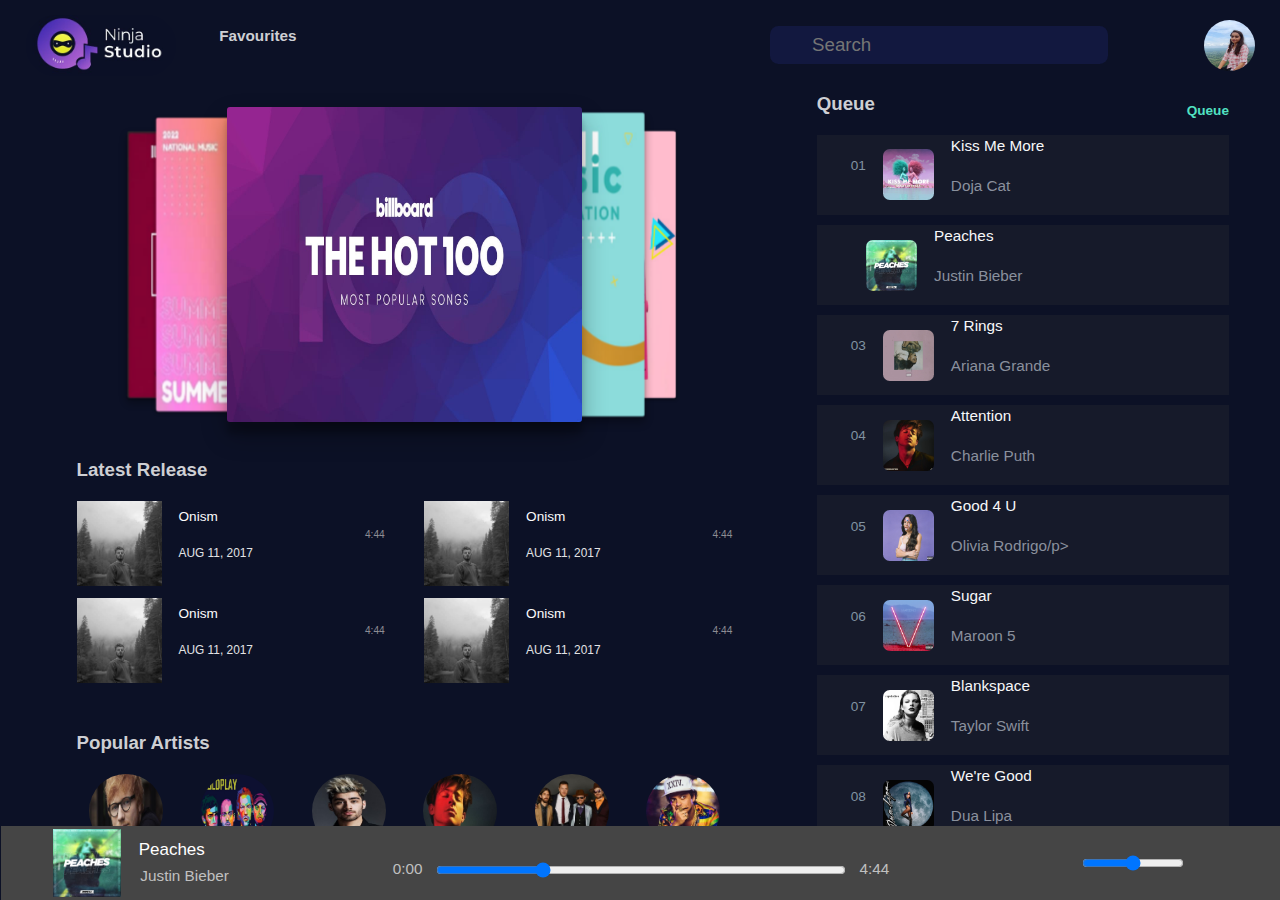
<file: index.html>
<!DOCTYPE html>
<html>

<head>
    <title>Ninja Studio - Music Player</title>
    <meta content="" name="Ninja Studio's Music Player is a modern, classic and easy to use Web Music Player with interactive UI" />
    <meta name="description" content="Ninja Studio's Music Player is a modern, classic and easy to use Web Music Player with interactive UI" />
    <meta name="keywords" content="Ninja, Studio, NinjaStudio, Music, Player" />
	
    <meta property="og:title" content="Ninja Studio - Music Player" />
    <meta property="og:description" content="Ninja Studio's Music Player is a modern, classic and easy to use Web Music Player with interactive UI" />
    <meta property="og:locale" content="en_IN" />
    <meta
      property="og:image"
      content="/logo.png"
    />
	
    <meta name="twitter:title" content="Ninja Studio - Music Player" />
    <meta name="twitter:description" content="Ninja Studio's Music Player is a modern, classic and easy to use Web Music Player with interactive UI" />
    <meta
      name="twitter:image"
      content="/logo.png"
    />

    <meta charset="UTF-8">
    <!-- set viewport meta property -->
    <meta name="viewport" content="Width=device-width, initial-scale=1.0">
    <!-- bootstrap link -->
    <link
    rel="stylesheet"
    href="https://cdn.jsdelivr.net/npm/bootstrap@4.0.0/dist/css/bootstrap.min.css"
    integrity="sha384-Gn5384xqQ1aoWXA+058RXPxPg6fy4IWvTNh0E263XmFcJlSAwiGgFAW/dAiS6JXm"
    crossorigin="anonymous"
  />
    <!-- linking the css file -->
    <link rel="stylesheet" href="assets/css/style.css">

    <!-- use the below to use font-awesome icons -->
    <link rel="stylesheet" href="https://use.fontawesome.com/releases/v5.15.3/css/all.css" integrity="sha384-SZXxX4whJ79/gErwcOYf+zWLeJdY/qpuqC4cAa9rOGUstPomtqpuNWT9wdPEn2fk" crossorigin="anonymous">
</head>

<body>
    <div class="main-container">

        <!-- header start -->
        <header class="header">
            <div class="logo">
                <img src="logo.png" />
                <p class="fav">Favourites</p>
            </div>
            <div class="searchbox-container">
                <div class="search-box">
                    <i class="fas fa-search"></i>
                    <input type="text" placeholder="Search" />
                    <i class="fas fa-microphone"></i>
                </div>
                <div>
                    <!-- <span> -->
                <i class="fas bell fa-bell"></i>
                <i id="dot" class="fas fa-circle"></i>
                    <!-- </span>     -->
            </div>
            &nbsp &nbsp
                <img class="profile-photo" src="assets/images/profilepic.jpg" />
            
            </div>
        </header>
         <!-- header end -->
        <div class="for-responsiveness">
            <main>
                <!-- main start -->
                <div class="carousel">
                <div id="slider">
                    <input type="radio" name="slider" id="s1" checked>
                    <input type="radio" name="slider" id="s2">
                    <input type="radio" name="slider" id="s3">
                    <input type="radio" name="slider" id="s4">
                    <input type="radio" name="slider" id="s5">
            
                    <label for="s1" id="slide1"><img src="assets/carousel/img1.jpg" alt=""></label>
                    <label for="s2" id="slide2"><img src="assets/carousel/img2.jpg" alt=""></label>
                    <label for="s3" id="slide3"><img src="assets/carousel/img3.jpg" alt=""></label>
                    <label for="s4" id="slide4"><img src="assets/carousel/img4.webp" alt=""></label>
                    <label for="s5" id="slide5"><img src="assets/carousel/img5.jpg" alt=""></label>
                </div>
            </div>

                <div id="queue-1" class="queue-container">
                    <div class="queue-header">
                        <p>Queue</p>
                        <div class="queue-btn-container">

                            <!-- here label is acting as a button for dropdown effect -->
                            <label for="mycheckbox">Queue <span><i class="fas fa-angle-down"></i></span></label>
                            <input type="checkbox" id="mycheckbox">
                            <div class="queue-btn-dropdown">
                                <a href="">Playlists</a>
                                <hr>
                                <a href="">Favourite Songs</a>
                            </div>
                        </div>
                    </div>

                    <div class="queue-elements-container">
                        <div class="queue-element">
                            <div class="song-image-container">
                                <p class="queue-number">01</p>
                                <div class="image-container">
                                    <img class="queue-song-img" src="assets/queue/kissmemore.jpg" />
                                    <i class="fas play-btn fa-play"></i>
                                </div>
                                <div class="song-and-artist-container">
                                    <p class="queue-song-name">Kiss Me More</p>
                                    <p class="queue-artist-name">Doja Cat</p>
                                </div>
                            </div>

                            <span class="nav-link">
                                <button><i class="far wishlist-icon fa-heart"></i></button>
                            </span>
                        </div>
                        <div class="queue-element">
                            <div class="song-image-container">
                                <i class="fas currently-on-song fa-stream"></i>
                                
                                <!-- <img src="assets/css/Free_Download_Cool_Audio_Reacting_Spectrum_After_Effects_CC.mp4"> -->
                                <div class="image-container">

                                    <img class="queue-song-img" src="assets/queue/peaches.jpg" />
                                
                                    <i class="fas play-btn fa-play"></i>
                                </div>
                                <div class="song-and-artist-container">
                                    <p class="queue-song-name">Peaches</p>
                                    <p class="queue-artist-name">Justin Bieber</p>
                                </div>
                            </div>

                            <span class="nav-link">
                                <button><i class="far wishlist-icon fa-heart"></i></button>
                            </span>
                        </div>
                        <div class="queue-element">
                            <div class="song-image-container">
                                <p class="queue-number">03</p>
                                <div class="image-container">
                                    <img class="queue-song-img" src="assets/queue/7rings.jpg" />
                                    <i class="fas play-btn fa-play"></i>
                                </div>
                                <div class="song-and-artist-container">
                                    <p class="queue-song-name">7 Rings</p>
                                    <p class="queue-artist-name">Ariana Grande</p>
                                </div>
                            </div>

                            <span class="nav-link">
                                <button><i class="far wishlist-icon fa-heart"></i></button>
                            </span>
                        </div>
                        <div class="queue-element">
                            <div class="song-image-container">
                                <p class="queue-number">04</p>
                                <div class="image-container">
                                    <img class="queue-song-img" src="assets/queue/attention.jpg" />
                                    <i class="fas play-btn fa-play"></i>
                                </div>
                                <div class="song-and-artist-container">
                                    <p class="queue-song-name">Attention</p>
                                    <p class="queue-artist-name">Charlie Puth</p>
                                </div>
                            </div>

                            <span class="nav-link">
                                <button><i class="far wishlist-icon fa-heart"></i></button>
                            </span>
                        </div>
                        <div class="queue-element">
                            <div class="song-image-container">
                                <p class="queue-number">05</p>
                                <div class="image-container">
                                    <img class="queue-song-img" src="assets/queue/good4u.jpg" />
                                    <i class="fas play-btn fa-play"></i>
                                </div>
                                <div class="song-and-artist-container">
                                    <p class="queue-song-name">Good 4 U</p>
                                    <p class="queue-artist-name">Olivia Rodrigo/p>
                                </div>
                            </div>

                            <span class="nav-link">
                                <button><i class="far wishlist-icon fa-heart"></i></button>
                            </span>
                        </div>
                        <div class="queue-element">
                            <div class="song-image-container">
                                <p class="queue-number">06</p>
                                <div class="image-container">
                                    <img class="queue-song-img" src="assets/queue/sugar.jpg" />
                                    <i class="fas play-btn fa-play"></i>
                                </div>
                                <div class="song-and-artist-container">
                                    <p class="queue-song-name">Sugar</p>
                                    <p class="queue-artist-name">Maroon 5</p>
                                </div>
                            </div>

                            <span class="nav-link">
                                <button><i class="far wishlist-icon fa-heart"></i></button>
                            </span>
                        </div>
                        <div class="queue-element">
                            <div class="song-image-container">
                                <p class="queue-number">07</p>
                                <div class="image-container">
                                    <img class="queue-song-img" src="assets/queue/taylorswift.jpg" />
                                    <i class="fas play-btn fa-play"></i>
                                </div>
                                <div class="song-and-artist-container">
                                    <p class="queue-song-name">Blankspace</p>
                                    <p class="queue-artist-name">Taylor Swift</p>
                                </div>
                            </div>

                            <span class="nav-link">
                                <button><i class="far wishlist-icon fa-heart"></i></button>
                            </span>
                        </div>
                        <div class="queue-element">
                            <div class="song-image-container">
                                <p class="queue-number">08</p>
                                <div class="image-container">
                                    <img class="queue-song-img" src="assets/queue/we'regood.jpg" />
                                    <i class="fas play-btn fa-play"></i>
                                </div>
                                <div class="song-and-artist-container">
                                    <p class="queue-song-name">We're Good</p>
                                    <p class="queue-artist-name">Dua Lipa</p>
                                </div>
                            </div>

                            <span class="nav-link">
                                <button><i class="far wishlist-icon fa-heart"></i></button>
                            </span>
                        </div>
                        <div class="queue-element">
                            <div class="song-image-container">
                                <p class="queue-number">09</p>
                                <div class="image-container">
                                    <img class="queue-song-img" src="assets/queue/shapeofyou.jpg" />
                                    <i class="fas play-btn fa-play"></i>
                                </div>
                                <div class="song-and-artist-container">
                                    <p class="queue-song-name">Shape Of You</p>
                                    <p class="queue-artist-name">Ed Sheeran</p>
                                </div>
                            </div>

                            <span class="nav-link">
                                <button><i class="far wishlist-icon fa-heart"></i></button>
                            </span>
                        </div>
                        <div class="queue-element">
                            <div class="song-image-container">
                                <p class="queue-number">10</p>
                                <div class="image-container">
                                    <img class="queue-song-img" src="assets/queue/cheapthrills.jpg" />
                                    <i class="fas play-btn fa-play"></i>
                                </div>
                                <div class="song-and-artist-container">
                                    <p class="queue-song-name">Cheap Thrills</p>
                                    <p class="queue-artist-name">Sia</p>
                                </div>
                            </div>

                            <span class="nav-link">
                                <button><i class="far wishlist-icon fa-heart"></i></button>
                            </span>
                        </div>
                        <div class="queue-element">
                            <div class="song-image-container">
                                <p class="queue-number">11</p>
                                <div class="image-container">
                                    <img class="queue-song-img" src="assets/queue/roar.jpg" />
                                    <i class="fas play-btn fa-play"></i>
                                </div>
                                <div class="song-and-artist-container">
                                    <p class="queue-song-name">Roar</p>
                                    <p class="queue-artist-name">Katy Perry</p>
                                </div>
                            </div>

                            <span class="nav-link">
                                <button><i class="far wishlist-icon fa-heart"></i></button>
                            </span>
                        </div>
                        <div class="queue-element">
                            <div class="song-image-container">
                                <p class="queue-number">12</p>
                                <div class="image-container">
                                    <img class="queue-song-img" src="assets/queue/starboy.jpg" />
                                    <i class="fas play-btn fa-play"></i>
                                </div>
                                <div class="song-and-artist-container">
                                    <p class="queue-song-name">Starboy</p>
                                    <p class="queue-artist-name">The Weeknd</p>
                                </div>
                            </div>

                            <span class="nav-link">
                                <button><i class="far wishlist-icon fa-heart"></i></button>
                            </span>
                        </div>
                    </div>
                </div>

                <div class="latest-release-container">
                    <div class="latest-release-header">
                        <p>Latest Release</p>
                    </div>
                    <div class="latest-release-cards-container">
                        <div class="latest-release-card">
                            <div class="song-name-and-img-container">
                                <div class="latest-release-img-container">
                                    <label for="play-btn-checkbox1"><i class="fas latest-release-play-btn fa-play play-1"></i><i class="latest-release-pause-btn fas fa-pause pause-1"></i></label>
                                </div>
                                <div>
                                    <p class="song-name">Onism</p>
                                    <p class="date">AUG 11, 2017</p>
                                </div>
                            </div>

                            <div class="latest-release-dropdown-container">
                                <label for="latest-release-checkbox1"><i class="fas more-details fa-ellipsis-h"></i></label>
                                <input type="checkbox" id="latest-release-checkbox1">
                                <div class="latest-release-dropdown">

                                    <div class="links-container">
                                        <i class="fas fa-play"></i>
                                        <a href="">Play Now</a>
                                    </div>

                                    <hr>

                                    <div class="links-container">
                                        <i class="fas fa-plus"></i>
                                        <a href="">Add To Queue</a>
                                    </div>

                                    <hr>

                                    <div class="links-container">
                                        <i class="fas fa-bars"></i>
                                        <a href="">Add To Favourites</a>
                                    </div>

                                    <hr>

                                    <div class="links-container">
                                        <i class="fas fa-exclamation-circle"></i>
                                        <a href=""><span></span>Get Info</a>
                                    </div>

                                </div>
                                <p class="time">4:44</p>
                            </div>

                        </div>
                        <div class="latest-release-card">
                            <div class="song-name-and-img-container">
                                <div class="latest-release-img-container">
                                    <label for="play-btn-checkbox2"><i class="fas latest-release-play-btn fa-play play-2"></i><i class="latest-release-pause-btn fas fa-pause pause-2"></i></label>
                                </div>
                                <div>
                                    <p class="song-name">Onism</p>
                                    <p class="date">AUG 11, 2017</p>
                                </div>
                            </div>

                            <div class="latest-release-dropdown-container">
                                <label for="latest-release-checkbox2"><i class="fas more-details fa-ellipsis-h"></i></label>
                                <input type="checkbox" id="latest-release-checkbox2">
                                <div class="latest-release-dropdown">

                                    <div class="links-container">
                                        <i class="fas fa-play"></i>
                                        <a href="">Play Now</a>
                                    </div>

                                    <hr>

                                    <div class="links-container">
                                        <i class="fas fa-plus"></i>
                                        <a href="">Add To Queue</a>
                                    </div>

                                    <hr>

                                    <div class="links-container">
                                        <i class="fas fa-bars"></i>
                                        <a href="">Add To Favourites</a>
                                    </div>

                                    <hr>

                                    <div class="links-container">
                                        <i class="fas fa-exclamation-circle"></i>
                                        <a href=""><span></span>Get Info</a>
                                    </div>

                                </div>
                                <p class="time">4:44</p>
                            </div>

                        </div>
                    </div>
                    <div class="latest-release-cards-container">
                        <div class="latest-release-card">
                            <div class="song-name-and-img-container">
                                <div class="latest-release-img-container">
                                    <label for="play-btn-checkbox3"><i class="fas latest-release-play-btn fa-play play-3"></i><i class="latest-release-pause-btn fas fa-pause pause-3"></i></label>
                                </div>
                                <div>
                                    <p class="song-name">Onism</p>
                                    <p class="date">AUG 11, 2017</p>
                                </div>
                            </div>

                            <div class="latest-release-dropdown-container">
                                <label for="latest-release-checkbox3"><i class="fas more-details fa-ellipsis-h"></i></label>
                                <input type="checkbox" id="latest-release-checkbox3">
                                <div class="latest-release-dropdown">

                                    <div class="links-container">
                                        <i class="fas fa-play"></i>
                                        <a href="">Play Now</a>
                                    </div>

                                    <hr>

                                    <div class="links-container">
                                        <i class="fas fa-plus"></i>
                                        <a href="">Add To Queue</a>
                                    </div>

                                    <hr>

                                    <div class="links-container">
                                        <i class="fas fa-bars"></i>
                                        <a href="">Add To Favourites</a>
                                    </div>

                                    <hr>

                                    <div class="links-container">
                                        <i class="fas fa-exclamation-circle"></i>
                                        <a href=""><span></span>Get Info</a>
                                    </div>

                                </div>
                                <p class="time">4:44</p>
                            </div>

                        </div>
                        <div class="latest-release-card">
                            <div class="song-name-and-img-container">
                                <div class="latest-release-img-container">
                                    <label for="play-btn-checkbox4"><i class="fas latest-release-play-btn fa-play play-4"></i><i class="latest-release-pause-btn fas fa-pause pause-4"></i></label>
                                </div>
                                <div>
                                    <p class="song-name">Onism</p>
                                    <p class="date">AUG 11, 2017</p>
                                </div>
                            </div>

                            <div class="latest-release-dropdown-container">
                                <label for="latest-release-checkbox4"><i class="fas more-details fa-ellipsis-h"></i></label>
                                <input type="checkbox" id="latest-release-checkbox4">
                                <div class="latest-release-dropdown">

                                    <div class="links-container">
                                        <i class="fas fa-play"></i>
                                        <a href="">Play Now</a>
                                    </div>

                                    <hr>

                                    <div class="links-container">
                                        <i class="fas fa-plus"></i>
                                        <a href="">Add To Queue</a>
                                    </div>

                                    <hr>

                                    <div class="links-container">
                                        <i class="fas fa-bars"></i>
                                        <a href="">Add To Favourites</a>
                                    </div>

                                    <hr>

                                    <div class="links-container">
                                        <i class="fas fa-exclamation-circle"></i>
                                        <a href=""><span></span>Get Info</a>
                                    </div>

                                </div>
                                <p class="time">4:44</p>
                            </div>

                        </div>
                    </div>
                </div>

                <div class="popular-artists-container">
                    <div class="popular-artists-header">
                        <p>Popular Artists</p>
                    </div>
                    <div class="popular-artists-img-container">
                        <div class="popular-artists-1-container">
                            <div class="popular-artists-img1-container">
                                <div class="popular-artists">
                                    <a href="index2.html"><i class="fas popular-artists-play-btn fa-play"></i></a>
                                </div>
                            </div>

                            <p>Ed Sheeran</p>
                        </div>
                        <div class="popular-artists-1-container">
                            <div class="popular-artists-img1-container">
                                <div class="popular-artists popular-artists-2">
                                    <a href="index2.html"><i class="fas popular-artists-play-btn fa-play"></i></a>
                                </div>
                            </div>

                            <p>ColdPlay</p>
                        </div>
                        <div class="popular-artists-1-container">
                            <div class="popular-artists-img1-container">
                                <div class="popular-artists popular-artists-3">
                                    <a href="index2.html"><i class="fas popular-artists-play-btn fa-play"></i></a>
                                </div>
                            </div>

                            <p>Zayn</p>
                        </div>
                        <div class="popular-artists-1-container">
                            <div class="popular-artists-img1-container">
                                <div class="popular-artists popular-artists-4">
                                    <a href="index2.html"><i class="fas popular-artists-play-btn fa-play"></i></a>
                                </div>
                            </div>

                            <p>Charlie Puth</p>
                        </div>
                        <div class="popular-artists-1-container">
                            <div class="popular-artists-img1-container">
                                <div class="popular-artists popular-artists-5">
                                    <a href="index2.html"><i class="fas popular-artists-play-btn fa-play"></i></a>
                                </div>
                            </div>

                            <p>Imagine Dragon</p>
                        </div>
                        <div class="popular-artists-1-container">
                            <div class="popular-artists-img1-container">
                                <div class="popular-artists popular-artists-6">
                                    <a href="index2.html"><i class="fas popular-artists-play-btn fa-play"></i></a>
                                </div>
                            </div>

                            <p>Bruno Mars</p>
                        </div>
                    </div>
                </div>

                <div class="stations-container">
                    <div class="stations-logo-container">
                        <div class="stations-logo-img-container">

                        </div>
                    </div>

                    <div class="stations-img-container">
                        <div class="stations-img">
                            <!-- <div class="station-1"> -->
                            <div class="img-1">

                            </div>
                            <!-- <p>Love</p>
                  </div> -->
                        </div>
                        <p class="stations-para">Love</p>
                    </div>

                    <div class="stations-img-container">
                        <div class="stations-img">
                            <!-- <div class="station-1"> -->
                            <div class="img-1 img-2">

                            </div>
                            <!-- <p>Love</p>
                  </div> -->
                        </div>
                        <p class="stations-para">Retro</p>
                    </div>

                    <div class="stations-img-container">
                        <div class="stations-img">
                            <!-- <div class="station-1"> -->
                            <div class="img-1 img-3">

                            </div>
                            <!-- <p>Love</p>
              </div> -->
                        </div>
                        <p class="stations-para">Chill</p>
                    </div>

                    <div class="stations-img-container">
                        <div class="stations-img">
                            <!-- <div class="station-1"> -->
                            <div class="img-1 img-4">

                            </div>
                            <!-- <p>Love</p>
              </div> -->
                        </div>
                        <p class="stations-para">Workout</p>
                    </div>

                    <div class="stations-img-container">
                        <div class="stations-img">
                            <!-- <div class="station-1"> -->
                            <div class="img-1 img-5">

                            </div>
                            <!-- <p>Love</p> -->
                            <!-- </div> -->
                        </div>
                        <p class="stations-para">Rock</p>
                    </div>

                    <div class="stations-img-container">
                        <div class="stations-img">
                            <!-- <div class="station-1"> -->
                            <div class="img-1 img-6">

                            </div>
                            <!-- <p>Love</p>
              </div> -->
                        </div>
                        <p class="stations-para">Pop</p>
                    </div>
                </div>

                <div class="genre-container">
                    <div class="genre-img-container">
                        <p>Party</p>
                    </div>

                    <div class="genre-img-container genre-img-2">
                        <p>Electronic</p>
                    </div>

                    <div class="genre-img-container genre-img-3">
                        <p>Road Trip</p>
                    </div>
                </div>

                <div class="latest-english-container">
                    <div class="latest-english-header">
                        <p>Latest English</p>
                    </div>

                    <div class="latest-english-content">
                        <div class="latest-english-card-container">
                            <img src="songs/queue-04.jpg" />
                            <p>Onism</p>
                            <p>AUG 11, 2017</p>
                        </div>
                        <div class="latest-english-card-container">
                            <img src="songs/queue-05.jpg" />
                            <p>Onism</p>
                            <p>AUG 11, 2017</p>
                        </div>
                        <div class="latest-english-card-container">
                            <img src="songs/queue-02.jpg" />
                            <p>Onism</p>
                            <p>AUG 11, 2017</p>
                        </div>
                        <div class="latest-english-card-container">
                            <img src="songs/queue-03.png" />
                            <p>Onism</p>
                            <p>AUG 11, 2017</p>
                        </div>
                        <div class="latest-english-card-container">
                            <img src="songs/queue-04.jpg" />
                            <p>Onism</p>
                            <p>AUG 11, 2017</p>
                        </div>
                        <div class="latest-english-card-container">
                            <img src="songs/queue-03.png" />
                            <p>Onism</p>
                            <p>AUG 11, 2017</p>
                        </div>
                    </div>
                </div>
                <!-- Latest English Container -->
                <div class="latest-english-container">
                    <div class="latest-english-header">
                        <p>Latest Hindi</p>
                    </div>

                    <div class="latest-english-content">
                        <div class="latest-english-card-container">
                            <img src="songs/queue-04.jpg" />
                            <p>Onism</p>
                            <p>AUG 11, 2017</p>
                        </div>
                        <div class="latest-english-card-container">
                            <img src="songs/queue-05.jpg" />
                            <p>Onism</p>
                            <p>AUG 11, 2017</p>
                        </div>
                        <div class="latest-english-card-container">
                            <img src="songs/queue-02.jpg" />
                            <p>Onism</p>
                            <p>AUG 11, 2017</p>
                        </div>
                        <div class="latest-english-card-container">
                            <img src="songs/queue-03.png" />
                            <p>Onism</p>
                            <p>AUG 11, 2017</p>
                        </div>
                        <div class="latest-english-card-container">
                            <img src="songs/queue-04.jpg" />
                            <p>Onism</p>
                            <p>AUG 11, 2017</p>
                        </div>
                        <div class="latest-english-card-container">
                            <img src="songs/queue-03.png" />
                            <p>Onism</p>
                            <p>AUG 11, 2017</p>
                        </div>
                    </div>
                </div>
            </main>

            <div id="queue-2" class="queue-container">
                <div class="queue-header">
                    <p>Queue</p>
                    <div class="queue-btn-container">

                        <!-- here label is acting as a button for dropdown effect -->
                        <label for="mycheckbox">Queue <span><i class="fas fa-angle-down"></i></span></label>
                        <input type="checkbox" id="mycheckbox">
                        <div class="queue-btn-dropdown">
                            <a href="">Playlists</a>
                            <hr>
                            <a href="">Favourite Songs</a>
                        </div>
                    </div>
                </div>

                <div class="queue-elements-container">
                    <div class="queue-element">
                        <div class="song-image-container">
                            <p class="queue-number">01</p>
                            <div class="image-container">
                                <img class="queue-song-img" src="assets/queue/kissmemore.jpg" />
                                <i class="fas play-btn fa-play"></i>
                            </div>
                            <div class="song-and-artist-container">
                                <p class="queue-song-name">Kiss Me More</p>
                                <p class="queue-artist-name">Doja Cat</p>
                            </div>
                        </div>
                        <span class="nav-link">
                            <button><button><i class="far wishlist-icon fa-heart"></i></button></button>                        
                        </span>
                    </div>
                    <div class="queue-element">
                        <div class="song-image-container">
                            <i class="fas currently-on-song fa-stream"></i>
                            <div class="image-container">
                                
                                <img class="queue-song-img" src="assets/queue/peaches.jpg" />
                                <i class="fas play-btn fa-play"></i>
                            </div>
                            <div class="song-and-artist-container">
                                <p class="queue-song-name">Peaches</p>
                                <p class="queue-artist-name">Justin Bieber</p>
                            </div>
                        </div>
                        <span class="nav-link">
                            <button><i class="far wishlist-icon fa-heart"></i></button>
                        </span>
                    </div>
                    <div class="queue-element">
                        <div class="song-image-container">
                            <p class="queue-number">03</p>
                            <div class="image-container">
                                <img class="queue-song-img" src="assets/queue/7rings.jpg" />
                                <i class="fas play-btn fa-play"></i>
                            </div>
                            <div class="song-and-artist-container">
                                <p class="queue-song-name">7 Rings</p>
                                <p class="queue-artist-name">Ariana Grande</p>
                            </div>
                        </div>
                        <span class="nav-link">
                            <button><i class="far wishlist-icon fa-heart"></i></button>
                        </span>
                    </div>
                    <div class="queue-element">
                        <div class="song-image-container">
                            <p class="queue-number">04</p>
                            <div class="image-container">
                                <img class="queue-song-img" src="assets/queue/attention.jpg" />
                                <i class="fas play-btn fa-play"></i>
                            </div>
                            <div class="song-and-artist-container">
                                <p class="queue-song-name">Attention</p>
                                <p class="queue-artist-name">Charlie Puth</p>
                            </div>
                        </div>
                        <span class="nav-link">
                            <button><i class="far wishlist-icon fa-heart"></i></button>
                        </span>

                    </div>
                    <div class="queue-element">
                        <div class="song-image-container">
                            <p class="queue-number">05</p>
                            <div class="image-container">
                                <img class="queue-song-img" src="assets/queue/good4u.jpg" />
                                <i class="fas play-btn fa-play"></i>
                            </div>
                            <div class="song-and-artist-container">
                                <p class="queue-song-name">Good 4 U</p>
                                <p class="queue-artist-name">Olivia Rodrigo/p>
                            </div>
                        </div>
                        <span class="nav-link">
                            <button><i class="far wishlist-icon fa-heart"></i></button>
                        </span>
                    </div>
                    <div class="queue-element">
                        <div class="song-image-container">
                            <p class="queue-number">06</p>
                            <div class="image-container">
                                <img class="queue-song-img" src="assets/queue/sugar.jpg" />
                                <i class="fas play-btn fa-play"></i>
                            </div>
                            <div class="song-and-artist-container">
                                <p class="queue-song-name">Sugar</p>
                                <p class="queue-artist-name">Maroon 5</p>
                            </div>
                        </div>
                        <span class="nav-link">
                            <button><i class="far wishlist-icon fa-heart"></i></button>
                        </span>
                    </div>
                    <div class="queue-element">
                        <div class="song-image-container">
                            <p class="queue-number">07</p>
                            <div class="image-container">
                                <img class="queue-song-img" src="assets/queue/taylorswift.jpg" />
                                <i class="fas play-btn fa-play"></i>
                            </div>
                            <div class="song-and-artist-container">
                                <p class="queue-song-name">Blankspace</p>
                                <p class="queue-artist-name">Taylor Swift</p>
                            </div>
                        </div>
                        <span class="nav-link">
                            <button><i class="far wishlist-icon fa-heart"></i></button>
                        </span>
                    </div>
                    <div class="queue-element">
                        <div class="song-image-container">
                            <p class="queue-number">08</p>
                            <div class="image-container">
                                <img class="queue-song-img" src="assets/queue/we'regood.jpg" />
                                <i class="fas play-btn fa-play"></i>
                            </div>
                            <div class="song-and-artist-container">
                                <p class="queue-song-name">We're Good</p>
                                <p class="queue-artist-name">Dua Lipa</p>
                            </div>
                        </div>
                        <span class="nav-link">
                            <button><i class="far wishlist-icon fa-heart"></i></button>
                        </span>
                    </div>
                    <div class="queue-element">
                        <div class="song-image-container">
                            <p class="queue-number">09</p>
                            <div class="image-container">
                                <img class="queue-song-img" src="assets/queue/shapeofyou.jpg" />
                                <i class="fas play-btn fa-play"></i>
                            </div>
                            <div class="song-and-artist-container">
                                <p class="queue-song-name">Shape Of You</p>
                                <p class="queue-artist-name">Ed Sheeran</p>
                            </div>
                        </div>
                        <span class="nav-link">
                            <button><i class="far wishlist-icon fa-heart"></i></button>
                        </span>
                    </div>
                    <div class="queue-element">
                        <div class="song-image-container">
                            <p class="queue-number">10</p>
                            <div class="image-container">
                                <img class="queue-song-img" src="assets/queue/cheapthrills.jpg" />
                                <i class="fas play-btn fa-play"></i>
                            </div>
                            <div class="song-and-artist-container">
                                <p class="queue-song-name">Cheap Thrills</p>
                                <p class="queue-artist-name">Sia</p>
                            </div>
                        </div>
                        <span class="nav-link">
                            <button><i class="far wishlist-icon fa-heart"></i></button>
                        </span>
                    </div>
                    <div class="queue-element">
                        <div class="song-image-container">
                            <p class="queue-number">11</p>
                            <div class="image-container">
                                <img class="queue-song-img" src="assets/queue/roar.jpg" />
                                <i class="fas play-btn fa-play"></i>
                            </div>
                            <div class="song-and-artist-container">
                                <p class="queue-song-name">Roar</p>
                                <p class="queue-artist-name">Katy Perry</p>
                            </div>
                        </div>
                        <span class="nav-link">
                            <button><i class="far wishlist-icon fa-heart"></i></button>
                        </span>
                    </div>
                    <div class="queue-element">
                        <div class="song-image-container">
                            <p class="queue-number">12</p>
                            <div class="image-container">
                                <img class="queue-song-img" src="assets/queue/starboy.jpg" />
                                <i class="fas play-btn fa-play"></i>
                            </div>
                            <div class="song-and-artist-container">
                                <p class="queue-song-name">Starboy</p>
                                <p class="queue-artist-name">The Weeknd</p>
                            </div>
                        </div>
                        <span class="nav-link">
                            <button><i class="far wishlist-icon fa-heart"></i></button>
                        </span>
                    </div>
                </div>
            </div>
        <footer>
            <!-- Song Thumnail, Title, Singer -->
            <div id="footer-song-info">
                <div id="footer-song-image"></div>
                <div id="footer-song-name">
                    <span style="color:white">Peaches</span>
                    <span class="subtitle">Justin Bieber</span>
                </div>
                <div>
                    <span class="nav-link">
	                    <i class="far fa-heart subtitle"></i>
	                </span>
                    <span class="nav-link">
	                    <i class="fas fa-ban subtitle"></i>
	                </span>
                </div>
            </div>

            <!-- Contains Player Controls: Play, Pause, Next, Previous, Shuffle and Repeat with Slider -->
            <div id="player">

                <div id="player-control">
                    <div><i class="fas fa-random" style="color:white;"></i></div>
                    <div><i class="fas fa-step-backward" style="color:white;"></i></div>
                    <div><i class="far fa-pause-circle" style="font-size: 2rem; color:white;"></i></div>
                    <div><i class="fas fa-step-forward" style="color:white;"></i></div>
                    <div><i class="fas fa-redo" style="color:white;"></i></div>
                </div>

                <div id="player-slider-container">
                    <div class="subtitle">
                        0:00
                    </div>

                    <input type="range" min="0" max="100" value="25">

                    <div class="subtitle">
                        4:44
                    </div>
                </div>
            </div>

            <!-- Volume buttom, Expand button -->
            <div class="player-extras">
                <div>
                    <i class="fas fa-list-ul" style="color:white;"></i>
                </div>
                <div>
                    <i class="fas fa-laptop" style="color:white;"></i>
                </div>

                <div class="volume-container" style="color:white;">
                    <span><i class="fas fa-volume-up"></i></span>
                    <input type="range" min="0" max="100" value="50" class="slider" id="volume-slider">
                </div>
                <div><i class="fas fa-expand" style="color:white;"></i></div>
            </div>

        </footer>
    </div>
</body>

</html>
</file>
<file: assets/css/style.css>
/* set size of root element */

html {
  font-size: 7px;
}

/* set border-box style for all elements of webpage */

* {
  box-sizing: border-box;
  font-family: Arial, Helvetica, sans-serif;
}

/* set margin of body element as 0 (because there is some margin by default) */

body {
  margin: 0;
}

.main-container {
  height: 100vh;
  background-color: #0c1126;
  overflow-y: auto;
}

/* header */

.header {
  height: 10vh;
  padding: 1.5rem;
  display: flex;
  justify-content: space-between;
  align-items: center;
}

.logo {
  display: flex;
  justify-content: flex-start;
  align-items: center;
  width: 18%;
}

.logo img {
  width: auto;
  height: 61px;
  border-radius: 2.5rem;
  margin-right: 0.8rem;
  max-height: 6rem;
  max-width: 18rem;
}

.fav {
  color: #cecfd3;
  font-size: 0.9rem;
  font-weight: 600;
  margin-left: 30px;
}

.searchbox-container {
  display: flex;
  justify-content: flex-end;
  align-items: center;
  width: 55%;
}

.search-box {
  padding: 0.5rem;
  padding-left: 0.5rem;
  padding-right: 0.5rem;
  background-color: #12183f;
  border-radius: 0.5rem;
  display: flex;
  align-items: center;
  justify-content: space-between;
  width: 50%;
  margin-right: 4rem;
}

.search-box input {
  font-size: 1.1rem;
  padding: 0.6rem;
  padding-left: 0.1rem;
  background-color: transparent;
  width: 80%;
  height: 0.7rem;
  border: 0;
  margin-left: 0.3rem;
  margin-right: 0.3rem;
  color: white;
}

.search-box input:focus {
  outline: none;
}

.search-box i {
  color: white;
  /* font-size: 2rem; */
}

.profile-photo {
  width: 3rem;
  height: 3rem;
  border-radius: 1.5rem;
  margin-left: 0.8rem;
}

.bell {
  margin-top: -4px;
  position: absolute;
  color: #e7e7e6;
  margin-right: 70px;
}

#dot {
  position: absolute;
  color: red;
  height: 0.5px;
  width: 0.5px;
  margin-top: -2px;
  margin-left: 6px;
  font-size: 5px;
}

/* content */

main {
  display: flex;
  flex-direction: column;
  justify-content: flex-start;
  align-items: center;
  height: 90vh;
  overflow-y: auto;
  padding: 1.5rem;
  padding-top: 1rem;
  padding-bottom: 0rem;
}

.nav-link a {
  padding: 8px 8px 8px 32px;
  text-decoration: none;
  font-size: 13px;
  color: #fff;
  display: block;
  transition: 0.3s;
}
.nav-link .active {
  color: #1dd65f;
}
.nav-text {
  padding-left: 18px;
}

.nav-link button {
  background: none;
  border: 0px;
  padding: 0px;
  font-size: 17px;
  line-height: 1;
  outline: none;
}

.nav-link button:hover {
  cursor: pointer;
}

.nav-link button:focus i {
  color: #1dd65f;
  -webkit-animation: nextarrow 1s infinite;
  -moz-animation: nextarrow 1s infinite;
  -o-animation: nextarrow 1s infinite;
  animation: nextarrow 1s infinite;
}

.nav-link:hover a span {
  padding-left: 30px;
  transition: all 0.5s ease;
  color: #1dd65f;
}
.nav-link:hover i {
  color: #1dd65f;
  -webkit-animation: nextarrow 1s infinite;
  -moz-animation: nextarrow 1s infinite;
  -o-animation: nextarrow 1s infinite;
  animation: nextarrow 1s infinite;
}
@keyframes nextarrow {
  0% {
    transform: scale(1, 1);
  }
  50% {
    transform: scale(1.5, 1.5);
  }
  100% {
    transform: scale(1, 1);
  }
}

/* carousel */

.carousel {
  width: 100%;
  justify-content: center;
  align-items: center;
  margin-bottom: 2rem;
  display: flex;
}
/* css of the 3d carousel */

#slider {
  float: left;
  position: static;
  width: 75%;
  height: 35vh;
  margin: 0px 150px;
  font-family: "Helvetica Neue", sans-serif;
  perspective: 1400px;
  transform-style: preserve-3d;
  display: flex;
}

#slider label,
#slider label img {
  position: absolute;
  width: 100%;
  height: 100%;
  left: 0;
  top: 0;
  color: white;
  font-size: 70px;
  font-weight: bold;
  border-radius: 3px;
  cursor: pointer;
  display: flex;
  align-items: center;
  justify-content: center;
  transition: transform 400ms ease;
}

input[type="radio"] {
  position: relative;
  top: 108%;
  left: 50%;
  width: 18px;
  height: 18px;
  margin: 0 15px 0 0;
  opacity: 0.4;
  transform: translateX(-83px);
  cursor: pointer;
  display: none;
}

input[type="radio"]:nth-child(5) {
  margin-right: 0px;
}

input[type="radio"]:checked {
  opacity: 1;
}

#s1:checked ~ #slide1,
#s2:checked ~ #slide2,
#s3:checked ~ #slide3,
#s4:checked ~ #slide4,
#s5:checked ~ #slide5 {
  box-shadow: 0 13px 26px rgba(0, 0, 0, 0.3), 0 12px 6px rgba(0, 0, 0, 0.2);
  transform: translate3d(0%, 0, 0px);
}

#s1:checked ~ #slide2,
#s2:checked ~ #slide3,
#s3:checked ~ #slide4,
#s4:checked ~ #slide5,
#s5:checked ~ #slide1 {
  box-shadow: 0 6px 10px rgba(0, 0, 0, 0.3), 0 2px 2px rgba(0, 0, 0, 0.2);
  transform: translate3d(20%, 0, -50px);
}

#s1:checked ~ #slide3,
#s2:checked ~ #slide4,
#s3:checked ~ #slide5,
#s4:checked ~ #slide1,
#s5:checked ~ #slide2 {
  box-shadow: 0 1px 4px rgba(0, 0, 0, 0.4);
  transform: translate3d(40%, 0, -250px);
}

#s1:checked ~ #slide5,
#s2:checked ~ #slide1,
#s3:checked ~ #slide2,
#s4:checked ~ #slide3,
#s5:checked ~ #slide4 {
  box-shadow: 0 6px 10px rgba(0, 0, 0, 0.3), 0 2px 2px rgba(0, 0, 0, 0.2);
  transform: translate3d(-42%, 0, -250px);
}

#s1:checked ~ #slide4,
#s2:checked ~ #slide5,
#s3:checked ~ #slide1,
#s4:checked ~ #slide2,
#s5:checked ~ #slide3 {
  box-shadow: 0 1px 4px rgba(0, 0, 0, 0.4);
  transform: translate3d(-25%, 0, -100px);
}

/* queue */

.queue-container {
  width: 95%;
  margin-bottom: 2rem;
}

#queue-2 {
  display: none;
}

.queue-header {
  color: #cecfd3;
  font-size: 1.1rem;
  font-weight: 700;
  width: 100%;
  display: flex;
  justify-content: space-between;
  align-items: center;
}

/* implementing the dropdown(on queue button click) via checbox */

/* hide the checkbox */

.queue-header input {
  display: none;
}

.queue-header label {
  font-size: 0.8rem;
  color: #51e2c2;
}

.queue-btn-container {
  position: relative;
}

/* set position of dropdown absolute to the label to appear over other elements , set height 0 and overflow hidden add transition effect */

.queue-btn-dropdown {
  position: absolute;
  height: 0;
  overflow: hidden;
  top: 1.5rem;
  left: -4rem;
  background-color: white;
  text-align: center;
  transition: all 0.2s linear;
}

.queue-btn-dropdown a {
  text-decoration: none;
  font-size: 0.8rem;
  color: black;
}

/* on clicking the label dropdown will appear, make height non zero */

#mycheckbox:checked ~ div {
  height: 4.7rem;
  padding: 0.3rem;
}

#mycheckbox2:checked ~ div {
  height: 4.7rem;
  padding: 0.3rem;
}

/* queue elements */

.queue-elements-container {
  width: 100%;
  display: flex;
  flex-direction: column;
  justify-content: flex-start;
  align-items: center;
}

.queue-element {
  margin-bottom: 0.6rem;
  width: 100%;
  background-color: #1e222e98;
  display: flex;
  justify-content: space-between;
  align-items: center;
  padding-left: 2rem;
  padding-right: 2rem;
}

.song-image-container {
  display: flex;
  align-items: center;
  justify-content: flex-start;
}

.queue-number {
  font-size: 0.8rem;
  color: #8092a1;
  margin-right: 1rem;
}

.image-container {
  position: relative;
}

.queue-song-img {
  width: 3rem;
  border-radius: 0.4rem;
  margin-right: 1rem;
}

.queue-song-img ~ i {
  transition: all 0.2s ease-in-out;
}

.queue-song-img ~ i:hover {
  opacity: 0.9;
  height: 1rem;
}

.queue-song-img:hover ~ i {
  opacity: 0.9;
  height: 1rem;
}

.play-btn {
  position: absolute;
  height: 0;
  overflow: hidden;
  color: white;
  top: 1rem;
  left: 1rem;
}

.queue-song-name {
  font-size: 0.9rem;
  color: #f6f7f9;
}

.queue-artist-name {
  font-size: 0.9rem;
  color: #8a909d;
}

.wishlist-icon {
  color: #92a6b3;
}

.currently-on-song {
  color: #21b6d9;
  transform: rotate(-90deg);
  margin-right: 0.9rem;
}

/* latest-release */

.latest-release-container {
  width: 100%;
  margin-bottom: 2rem;
  display: flex;
  flex-direction: column;
  justify-content: flex-start;
}

.latest-release-header {
  width: 100%;
}

.latest-release-header p {
  color: #cecfd3;
  font-size: 1.1rem;
  font-weight: 700;
}

.latest-release-cards-container {
  width: 100%;
  display: flex;
  justify-content: space-between;
  align-items: center;
  margin-bottom: 0.7rem;
}

.latest-release-card {
  display: flex;
  align-items: flex-start;
  justify-content: space-between;
  width: 47%;
}

.song-name-and-img-container {
  display: flex;
  justify-content: flex-start;
  align-items: center;
}

.latest-release-img-container {
  background-image: url(../../songs/latest-release-onism.jpg);
  background-size: cover;
  height: 5rem;
  width: 5rem;
  margin-right: 1rem;
  position: relative;
}

.latest-release-play-btn {
  position: absolute;
  height: 0;
  overflow: hidden;
  color: white;
  top: 2rem;
  left: 2rem;
}

.latest-release-pause-btn {
  position: absolute;
  height: 0;
  overflow: hidden;
  color: white;
  top: 2rem;
  left: 2rem;
}

.latest-release-img-container:hover .latest-release-play-btn {
  height: 1rem;
}

/* on clicking the play btns , make its height 0 (display none) */

#play-btn-checkbox1:checked
  ~ .for-responsiveness
  > main
  > .latest-release-container
  div:nth-child(even)
  div:first-child
  > .song-name-and-img-container
  > .latest-release-img-container
  > label
  > i.play-1,
#play-btn-checkbox2:checked
  ~ .for-responsiveness
  > main
  > .latest-release-container
  div:nth-child(even)
  div:last-child
  > .song-name-and-img-container
  > .latest-release-img-container
  > label
  > i.play-2,
#play-btn-checkbox3:checked
  ~ .for-responsiveness
  > main
  > .latest-release-container
  div:last-child
  div:first-child
  > .song-name-and-img-container
  > .latest-release-img-container
  > label
  > i.play-3,
#play-btn-checkbox4:checked
  ~ .for-responsiveness
  > main
  > .latest-release-container
  div:last-child
  div:last-child
  > .song-name-and-img-container
  > .latest-release-img-container
  > label
  > i.play-4 {
  height: 0;
  overflow: hidden;
}

/* on clicking the play btns, make the height of pause btn non zero */

#play-btn-checkbox1:checked
  ~ .for-responsiveness
  > main
  > .latest-release-container
  div:nth-child(even)
  div:first-child
  > .song-name-and-img-container
  > .latest-release-img-container
  > label
  > i.pause-1,
#play-btn-checkbox2:checked
  ~ .for-responsiveness
  > main
  > .latest-release-container
  div:nth-child(even)
  div:last-child
  > .song-name-and-img-container
  > .latest-release-img-container
  > label
  > i.pause-2,
#play-btn-checkbox3:checked
  ~ .for-responsiveness
  > main
  > .latest-release-container
  div:last-child
  div:first-child
  > .song-name-and-img-container
  > .latest-release-img-container
  > label
  > i.pause-3,
#play-btn-checkbox4:checked
  ~ .for-responsiveness
  > main
  > .latest-release-container
  div:last-child
  div:last-child
  > .song-name-and-img-container
  > .latest-release-img-container
  > label
  > i.pause-4 {
  height: 1rem;
}

/* on clicking the play btns , make its height 0 (display none) */

.song-name {
  color: #fcfcfd;
  font-size: 0.8rem;
}

.date {
  color: #e2e3e5;
  font-size: 0.7rem;
}

.more-details {
  color: #93a9b2;
  font-size: 0.8rem;
}

.time {
  color: #8d8c93;
  font-size: 0.6rem;
}

.latest-release-dropdown-container {
  position: relative;
}

.latest-release-dropdown {
  position: absolute;
  z-index: 2;
  height: 0;
  overflow: hidden;
  top: 1rem;
  left: -6.9rem;
  background-color: white;
  text-align: center;
  transition: all 0.2s linear;
}

.latest-release-dropdown a {
  text-decoration: none;
  font-size: 0.8rem;
  color: black;
}

#latest-release-checkbox1,
#latest-release-checkbox2,
#latest-release-checkbox3,
#latest-release-checkbox4 {
  display: none;
}

#latest-release-checkbox1:checked ~ div,
#latest-release-checkbox2:checked ~ div,
#latest-release-checkbox3:checked ~ div,
#latest-release-checkbox4:checked ~ div {
  height: 8rem;
  width: 8.7rem;
  padding: 0.3rem;
}

.links-container {
  display: flex;
  justify-content: flex-start;
  align-items: center;
}

.links-container i {
  color: #8d89ad;
  margin-right: 0.7rem;
}

/* popular artists */

.popular-artists-container {
  width: 100%;
  margin-bottom: 2rem;
  display: flex;
  flex-direction: column;
  justify-content: flex-start;
}

.popular-artists-header {
  width: 100%;
}

.popular-artists-header p {
  color: #cecfd3;
  font-size: 1.1rem;
  font-weight: 700;
}

.popular-artists-img-container {
  width: 100%;
  display: flex;
  justify-content: space-between;
  align-items: flex-start;
  margin-bottom: 0.7rem;
}

.popular-artists-1-container {
  display: flex;
  flex-direction: column;
  justify-content: flex-start;
  align-items: center;
  text-align: center;
  width: 15%;
}

.popular-artists-1-container p {
  color: white;
  font-size: 0.8rem;
}

.popular-artists-img1-container {
  width: 75%;
  position: relative;
  overflow: hidden;
}

.popular-artists-img1-container:before {
  content: "";
  display: block;
  padding-top: 100%;
}

.popular-artists {
  position: absolute;
  padding-top: 42%;
  top: 0;
  left: 0;
  right: 0;
  bottom: 0;
  background-image: url(../../songs/ed-sheeran.jpg);
  background-position: center;
  background-size: 100% 100%;
  background-size: cover;
  border-radius: 4rem;
  transition: all 0.2s ease-in-out;
}

.popular-artists-2 {
  background-image: url(../../songs/cold-play.jpg) !important;
}

.popular-artists-3 {
  background-image: url(../../songs/zayn.jpg) !important;
}

.popular-artists-4 {
  background-image: url(../../songs/charlie-puth.jpg) !important;
}

.popular-artists-5 {
  background-image: url(../../songs/imagine-dragon.jpg) !important;
}

.popular-artists-6 {
  background-image: url(../../songs/bruno-mars.jpg) !important;
}

.popular-artists > a {
  position: static;
  height: 0;
  display: none;
  overflow: hidden;
  color: white;
}

.popular-artists:hover > a {
  height: 4rem;
  display: inline;
}

.popular-artists:hover {
  opacity: 0.7;
  color: white;
}

/* stations */

.stations-container {
  width: 100%;
  background-color: #101743;
  display: flex;
  align-items: center;
  justify-content: space-around;
  margin-bottom: 4rem;
}

.stations-logo-container {
  width: 18%;
  position: relative;
  overflow: hidden;
}

.stations-logo-container:before {
  content: "";
  display: block;
  padding-top: 100%;
}

.stations-logo-img-container {
  position: absolute;
  width: 100%;
  top: 0;
  left: 0;
  right: 0;
  bottom: 0;
  background-image: url(../images/stations-img.png);
  background-size: 100% 100%;
  background-repeat: no-repeat;
  background-position: center;
  background-size: contain;
}

.stations-img-container {
  width: 12%;
  position: relative;
}

.stations-img {
  width: 100%;
  overflow: hidden;
  position: relative;
}

.stations-img:before {
  content: "";
  display: block;
  padding-top: 100%;
}

.img-1 {
  filter: blur(1.1px);
  position: absolute;
  top: 0;
  left: 0;
  right: 0;
  bottom: 0;
  background-image: url(../images/love.jpg);
  background-position: center;
  background-size: 100% 100%;
  background-size: cover;
  border-radius: 4rem;
}

.img-2 {
  background-image: url(../images/retro.png) !important;
}

.img-3 {
  background-image: url(../images/chill.jpg) !important;
}

.img-4 {
  background-image: url(../images/workout.jpg) !important;
}

.img-5 {
  background-image: url(../images/rock.jpg) !important;
}

.img-6 {
  background-image: url(../images/pop.jpg) !important;
}

.stations-para {
  font-weight: bold;
  text-align: center;
  position: absolute;
  color: white;
  top: 50%;
  margin-top: -5px;
  left: 0;
  right: 0;
  margin-left: auto;
  margin-right: auto;
  font-size: 0.9rem;
}

/* genre */

.genre-container {
  width: 100%;
  margin-bottom: 2rem;
  display: flex;
  align-items: center;
  justify-content: space-between;
}

.genre-img-container {
  width: 32%;
  height: 9rem;
  background-image: url(../images/party.jpg);
  background-repeat: no-repeat;
  background-position: center;
  background-size: 100% 100%;
  position: relative;
  overflow: hidden;
  display: flex;
  flex-direction: column;
  justify-content: center;
  align-items: center;
  transition: all 0.3s ease-in-out;
}

.genre-img-container:hover {
  background-size: 120% 120%;
}

.genre-img-container p {
  color: #fafafb;
  text-align: center;
  font-size: 1.3rem;
  position: absolute;
  left: 0;
  right: 0;
  margin-left: auto;
  margin-right: auto;
}

.genre-img-2 {
  background-image: url("../images/electronic.jpg");
}

.genre-img-3 {
  background-image: url("../images/road-trip.jpg");
}

/* latest-english */

.latest-english-container {
  width: 100%;
  margin-bottom: 2rem;
  display: flex;
  flex-direction: column;
  justify-content: flex-start;
}

.latest-english-header {
  width: 100%;
}

.latest-english-header p {
  color: #cecfd3;
  font-size: 1.1rem;
  font-weight: 700;
}

.latest-english-content {
  width: 100%;
  display: flex;
  justify-content: space-between;
  align-items: flex-start;
  margin-bottom: 0.7rem;
}

.latest-english-card-container {
  width: 14%;
  display: flex;
  flex-direction: column;
  justify-content: flex-start;
  align-items: flex-start;
}

.latest-english-card-container img {
  width: 100%;
}

.latest-english-card-container p {
  color: #fffefe;
  font-size: 0.7rem;
}

/* footer (audio player controls)*/

footer {
  position: fixed;
  bottom: 0px;
  width: 100%;
  background-color: #454545;
  display: flex;
  flex-direction: row;
  align-items: center;
  justify-content: space-around;
  z-index: 5;
  padding-top: 0.2rem;
  padding-bottom: 0.2rem;
  height: 74px;
  margin-left: -50px;
}

#footer-song-info {
  display: flex;
  flex-direction: row;
  align-items: center;
  height: 100%;
  width: 20%;
}

#footer-song-info > div {
  margin: 1vh;
}

#footer-song-image {
  height: 4rem;
  width: 4rem;
  margin: 1vh;
  background: url("../queue/peaches.jpg") center no-repeat;
  background-size: contain;
}

#footer-song-name {
  height: 6vh;
  display: flex;
  flex-direction: column;
  justify-content: space-around;
}

.subtitle {
  color: #c0c0c0;
  font-size: 0.9rem;
  margin: 0.1rem;
}

/*Player Controls*/

/* Pause, Next, Shuffle &other Icons and Slider Styling*/

#player {
  width: 40%;
  min-width: 200px;
  height: 80%;
  display: flex;
  flex-direction: column;
  justify-content: space-around;
  align-items: center;
}

#player > div {
  display: flex;
  justify-content: space-around;
  align-items: center;
}

#player-control {
  width: 50%;
}

#player-slider-container {
  width: 100%;
}

input[type="range"] {
  width: 80%;
}

/*Player Extras*/

.player-extras {
  display: flex;
  width: 20%;
  min-width: 115px;
  justify-content: space-around;
  align-items: center;
}

.volume-container {
  width: 50%;
  display: flex;
  justify-content: space-around;
  align-items: center;
}

#volume-slider {
  width: 80%;
}

/* hide scrollbar */

/* Hide scrollbar for Chrome, Safari and Opera */

main::-webkit-scrollbar {
  display: none;
}

/* Hide scrollbar for IE, Edge and Firefox */

main {
  -ms-overflow-style: none;
  /* IE and Edge */
  scrollbar-width: none;
  /* Firefox */
}

/* Hide scrollbar for Chrome, Safari and Opera */

#queue-2::-webkit-scrollbar {
  display: none;
}

/* Hide scrollbar for IE, Edge and Firefox */

#queue-2 {
  -ms-overflow-style: none;
  /* IE and Edge */
  scrollbar-width: none;
  /* Firefox */
}

/* media query for extra small devices */

@media (min-width: 365px) {
  html {
    font-size: 9px;
  }
}

/* media query for small devices */

@media (min-width: 576px) {
  html {
    font-size: 11px;
  }
}

/* media query for medium devices */

@media (min-width: 768px) {
  html {
    font-size: 13px;
  }
  .current-song-container {
    flex-direction: row;
  }
  .current-song-container img {
    width: 25%;
    margin-right: 1rem;
    max-height: none;
  }
  .current-song-button-container {
    display: flex;
    flex-direction: row;
  }
  .current-song-more-options-container {
    flex-direction: row;
  }
  .for-responsiveness {
    padding-left: 3rem;
    padding-right: 3rem;
    display: flex;
    justify-content: space-between;
  }
  main {
    width: 60%;
  }
  #queue-1 {
    display: none;
  }
  #queue-2 {
    display: block;
    width: 35%;
    height: 90vh;
    overflow-y: auto;
    margin-bottom: 0;
  }
}

/* media query for large devices */

@media (min-width: 992px) {
  html {
    font-size: 15px;
  }
}

/* media query for extra-large devices */

@media (min-width: 1200px) {
  html {
    font-size: 17px;
  }
}
</file>
